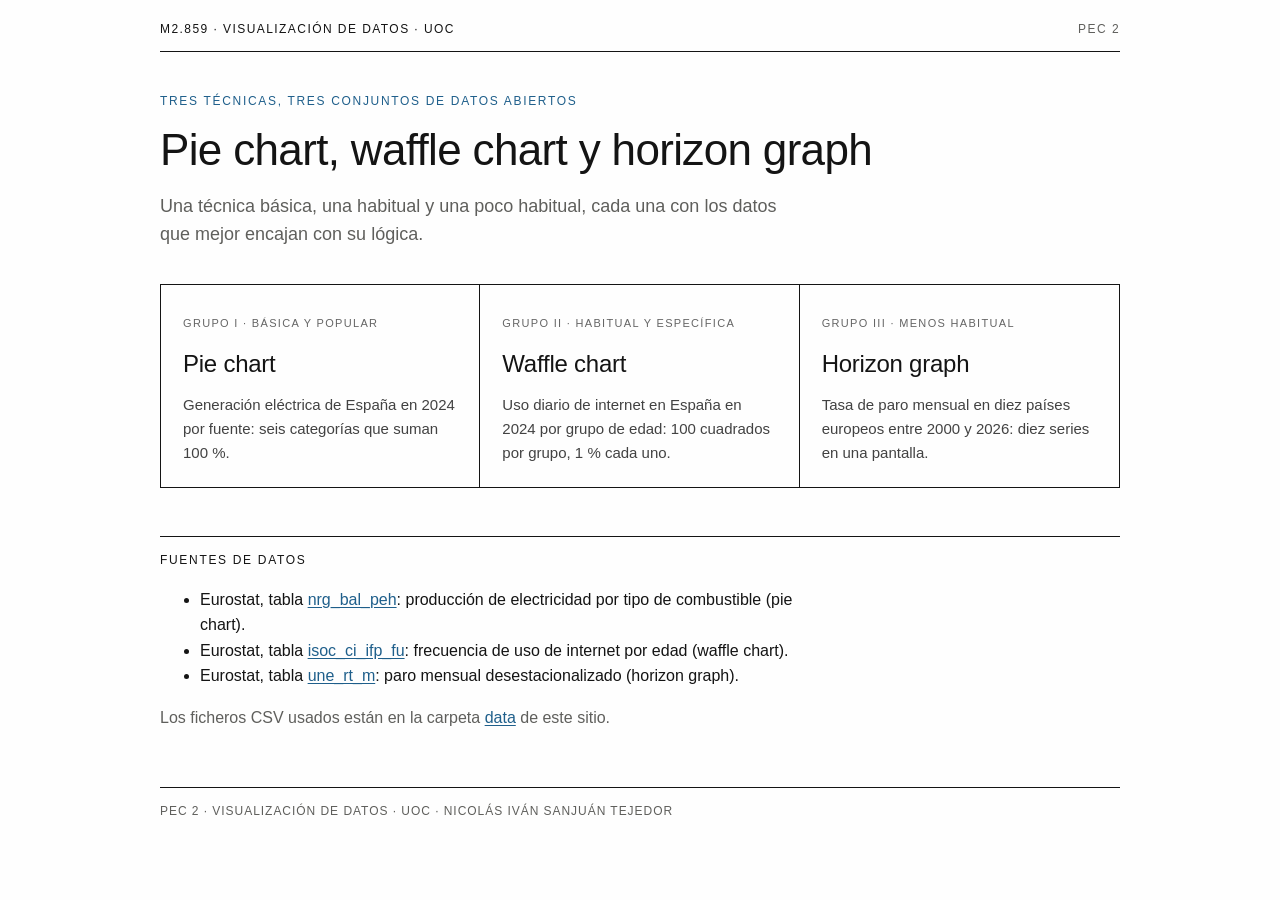
<file: index.html>
<!doctype html>
<html lang="es">
<head>
<meta charset="utf-8">
<meta name="viewport" content="width=device-width, initial-scale=1">
<title>PEC 2 · Pie chart, waffle chart y horizon graph</title>
<meta name="description" content="Tres técnicas de visualización de datos: pie chart, waffle chart y horizon graph, con datos abiertos de Eurostat.">
<link rel="stylesheet" href="assets/style.css">
</head>
<body>
<div class="wrap">
  <header class="site"><span>M2.859 · Visualización de datos · UOC</span><span>PEC 2</span></header>

  <p class="kicker">Tres técnicas, tres conjuntos de datos abiertos</p>
  <h1>Pie chart, waffle chart y horizon graph</h1>
  <p class="lede">Una técnica básica, una habitual y una poco habitual, cada una con los datos que mejor encajan con su lógica.</p>

  <div class="grid">
    <a class="card" href="pages/pie.html">
      <span class="tag">Grupo I · Básica y popular</span>
      <h3>Pie chart</h3>
      <p>Generación eléctrica de España en 2024 por fuente: seis categorías que suman 100 %.</p>
    </a>
    <a class="card" href="pages/waffle.html">
      <span class="tag">Grupo II · Habitual y específica</span>
      <h3>Waffle chart</h3>
      <p>Uso diario de internet en España en 2024 por grupo de edad: 100 cuadrados por grupo, 1 % cada uno.</p>
    </a>
    <a class="card" href="pages/horizon.html">
      <span class="tag">Grupo III · Menos habitual</span>
      <h3>Horizon graph</h3>
      <p>Tasa de paro mensual en diez países europeos entre 2000 y 2026: diez series en una pantalla.</p>
    </a>
  </div>

  <h2>Fuentes de datos</h2>
  <ul>
    <li>Eurostat, tabla <a href="https://ec.europa.eu/eurostat/databrowser/view/nrg_bal_peh/default/table">nrg_bal_peh</a>: producción de electricidad por tipo de combustible (pie chart).</li>
    <li>Eurostat, tabla <a href="https://ec.europa.eu/eurostat/databrowser/view/isoc_ci_ifp_fu/default/table">isoc_ci_ifp_fu</a>: frecuencia de uso de internet por edad (waffle chart).</li>
    <li>Eurostat, tabla <a href="https://ec.europa.eu/eurostat/databrowser/view/une_rt_m/default/table">une_rt_m</a>: paro mensual desestacionalizado (horizon graph).</li>
  </ul>
  <p class="muted">Los ficheros CSV usados están en la carpeta <a href="data/">data</a> de este sitio.</p>

  <footer>PEC 2 · Visualización de datos · UOC · Nicolás Iván Sanjuán Tejedor</footer>
</div>
</body>
</html>
</file>
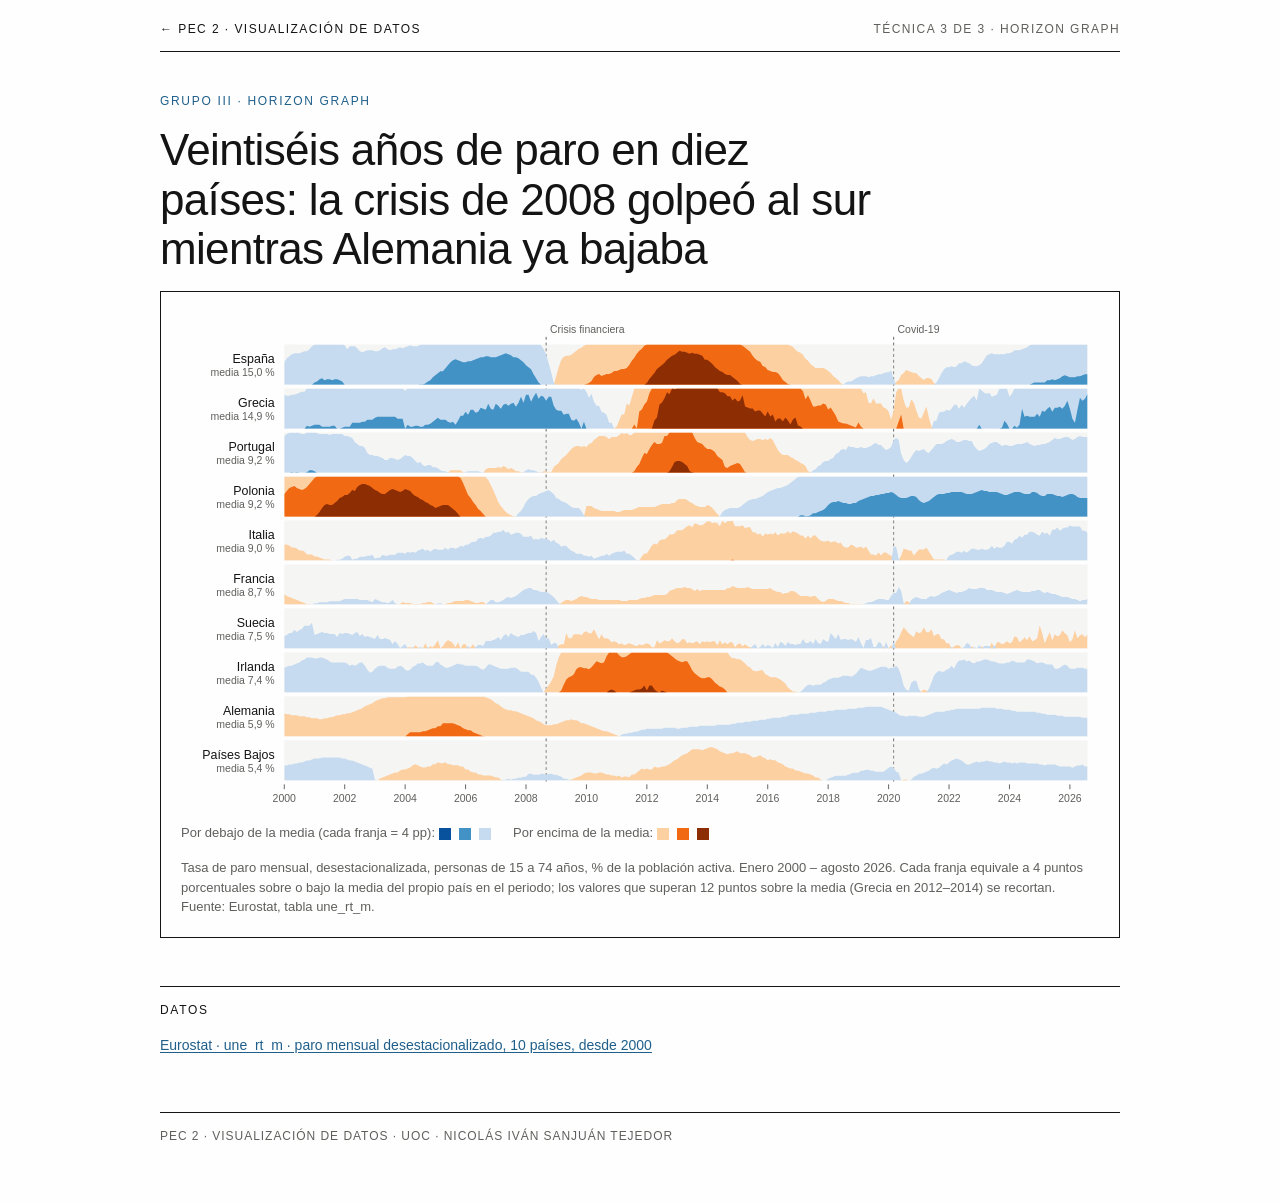
<file: pages/horizon.html>
<!doctype html>
<html lang="es">
<head>
<meta charset="utf-8">
<meta name="viewport" content="width=device-width, initial-scale=1">
<title>Horizon graph · Paro en diez países europeos</title>
<meta name="description" content="Horizon graph de la tasa de paro mensual en diez países europeos, 2000-2026 (Eurostat).">
<link rel="stylesheet" href="../assets/style.css">
<style>
  .hz-row-label { font-size: 13px; font-weight: 500; }
  .hz-row-sub { font-size: 11px; fill: var(--muted) !important; }
  .hz-axis text { font-size: 11px; fill: var(--muted) !important; }
  .hz-event text { font-size: 11px; fill: var(--muted) !important; }
  .scroll-x { overflow-x: auto; }
  .scroll-x svg { min-width: 720px; }
</style>
</head>
<body>
<div class="wrap">
  <header class="site"><a href="../index.html">← PEC 2 · Visualización de datos</a><span>Técnica 3 de 3 · Horizon graph</span></header>

  <p class="kicker">Grupo III · Horizon graph</p>
  <h1>Veintiséis años de paro en diez países: la crisis de 2008 golpeó al sur mientras Alemania ya bajaba</h1>

  <figure>
    <div class="scroll-x"><svg id="hz" viewBox="0 0 960 560" role="img" aria-labelledby="hz-t hz-d">
      <title id="hz-t">Tasa de paro mensual en diez países europeos, enero de 2000 a agosto de 2026</title>
      <desc id="hz-d">Horizon graph con una fila por país, ordenadas de mayor a menor paro medio: España, Grecia, Portugal, Polonia, Italia, Francia, Suecia, Irlanda, Alemania y Países Bajos. Naranja indica paro por encima de la media del país y azul por debajo.</desc>
    </svg></div>
    <div class="keys" id="keys"></div>
    <figcaption>Tasa de paro mensual, desestacionalizada, personas de 15 a 74 años, % de la población activa. Enero 2000 – agosto 2026. Cada franja equivale a 4 puntos porcentuales sobre o bajo la media del propio país en el periodo; los valores que superan 12 puntos sobre la media (Grecia en 2012–2014) se recortan. Fuente: Eurostat, tabla une_rt_m.</figcaption>
  </figure>



  <h2>Datos</h2>
  <p class="src"><a href="https://ec.europa.eu/eurostat/api/dissemination/statistics/1.0/data/une_rt_m?format=JSON&amp;lang=EN&amp;freq=M&amp;s_adj=SA&amp;age=TOTAL&amp;sex=T&amp;unit=PC_ACT&amp;geo=ES&amp;geo=DE&amp;geo=FR&amp;geo=IT&amp;geo=PT&amp;geo=EL&amp;geo=IE&amp;geo=NL&amp;geo=PL&amp;geo=SE&amp;sinceTimePeriod=2000-01&amp;untilTimePeriod=2026-08">Eurostat · une_rt_m · paro mensual desestacionalizado, 10 países, desde 2000</a></p>

  <footer>PEC 2 · Visualización de datos · UOC · Nicolás Iván Sanjuán Tejedor</footer>
</div>
<div class="tip" id="tip"></div>

<script type="text/plain" id="csv-data">
time,DE,IE,EL,ES,FR,IT,NL,PL,PT,SE
2000-01,8.2,4.9,11.5,12.8,9.8,10.6,3.9,15.5,5.6,6.2
2000-02,8.1,4.8,11.6,12.4,9.6,10.6,3.9,15.8,5.4,6.1
2000-03,8.1,4.7,11.6,12.2,9.5,10.5,3.8,16.1,5.3,5.9
2000-04,8,4.7,11.5,12,9.4,10.3,3.8,16.2,5.2,5.9
2000-05,8,4.6,11.5,11.9,9.3,10.3,3.7,16.3,5.3,5.6
2000-06,8,4.5,11.4,11.9,9.2,10.2,3.7,16.1,5.2,5.8
2000-07,7.9,4.4,11.3,11.9,9.1,10,3.6,16,5.3,5.6
2000-08,7.9,4.2,11.2,11.8,9,10,3.6,15.9,5.4,5.5
2000-09,7.9,4.1,11.2,11.7,8.9,9.9,3.5,16,5.4,5.2
2000-10,7.8,3.9,10.6,11.7,8.8,9.6,3.4,16.2,5.2,5.2
2000-11,7.8,3.9,10.7,11.5,8.8,9.6,3.4,16.5,5,5.2
2000-12,7.7,3.9,10.6,11.2,8.7,9.6,3.3,16.8,5,4.9
2001-01,7.7,4,10.5,10.8,8.6,9.4,3.2,17.1,5.1,6.1
2001-02,7.7,4,10.5,10.7,8.6,9.4,3.2,17.4,5.3,6
2001-03,7.6,3.9,10.5,10.5,8.5,9.3,3.2,17.7,5.4,5.9
2001-04,7.6,3.9,10.7,10.4,8.5,9.2,3.1,18.1,5.4,5.8
2001-05,7.7,4,10.7,10.6,8.5,9.1,3.1,18.4,5.4,5.9
2001-06,7.7,4.1,10.7,10.5,8.5,9.1,3.1,18.5,5.4,5.9
2001-07,7.8,4.3,10.7,10.5,8.4,9.1,3.1,18.4,5.5,6
2001-08,7.8,4.4,10.6,10.6,8.4,9,3.1,18.4,5.4,6
2001-09,7.9,4.4,10.6,10.5,8.4,9,3.1,18.6,5.4,6
2001-10,8,4.4,10.9,10.5,8.4,8.9,3.1,18.8,5.4,6.3
2001-11,8,4.4,10.9,10.6,8.4,8.9,3.1,19.1,5.4,5.9
2001-12,8.1,4.4,10.8,10.7,8.3,8.8,3.2,19.2,5.4,6
2002-01,8.1,4.4,10.7,11.1,8.2,8.6,3.2,19.4,5.6,5.9
2002-02,8.2,4.5,10.7,11.5,8.2,8.5,3.3,19.4,5.6,5.9
2002-03,8.2,4.7,10.7,11.2,8.2,8.5,3.4,19.6,5.7,6
2002-04,8.3,4.6,10.3,11.2,8.2,8.9,3.4,19.9,5.8,6.1
2002-05,8.4,4.7,10.3,11.2,8.2,8.8,3.5,19.8,6.2,5.9
2002-06,8.5,4.6,10.3,11.4,8.2,8.8,3.6,20.2,6.4,5.8
2002-07,8.6,4.4,10.3,11.7,8.3,8.6,3.7,20.4,6.6,6.2
2002-08,8.7,4.4,10.2,11.8,8.3,8.6,3.8,20.5,6.6,6
2002-09,8.9,4.7,10.2,11.7,8.3,8.6,3.9,20.5,6.8,6.3
2002-10,9,5.1,10,11.6,8.3,8.5,4,20.4,7.3,6.2
2002-11,9.1,5.4,10,11.6,8.4,8.5,4.1,20.3,7.5,6.3
2002-12,9.2,5.3,10,11.6,8.5,8.4,4.2,20.1,7.5,6.4
2003-01,9.4,5,9.8,11.7,8.2,8.8,5.3,19.9,7.6,6.5
2003-02,9.5,4.8,9.7,11.7,8.3,8.7,5.4,19.8,7.6,6.1
2003-03,9.6,4.7,9.7,11.6,8.4,8.7,5.6,19.6,7.7,6.5
2003-04,9.7,4.7,9.7,11.4,8.5,8.4,5.7,19.5,7.8,6.5
2003-05,9.7,4.7,9.7,11.3,8.5,8.5,5.8,19.5,8,6.4
2003-06,9.8,4.9,9.7,11.5,8.6,8.5,5.9,19.7,8,6.5
2003-07,9.8,5,9.7,11.6,8.5,8.4,6,19.9,7.8,6.6
2003-08,9.8,5,9.7,11.5,8.3,8.4,6.1,20,7.8,7
2003-09,9.8,5,9.7,11.5,8.6,8.4,6.2,19.9,7.9,6.7
2003-10,9.8,4.8,9.9,11.4,8.7,8.2,6.2,19.8,8,7
2003-11,9.8,4.7,9.9,11.3,8.8,8.2,6.4,19.7,7.9,7.4
2003-12,9.8,4.8,9.9,11.4,9,8.2,6.5,19.8,7.7,7.2
2004-01,9.8,5.1,11.1,11.3,8.9,8.3,6.5,20,7.5,7
2004-02,10.1,5.2,10.5,11.2,8.9,8.1,6.6,19.9,7.6,7.6
2004-03,10.3,5.1,10.7,11.1,8.9,8.2,6.7,19.8,7.6,7.6
2004-04,10.3,4.8,10.7,11.2,8.8,8.1,6.9,19.5,7.8,7.3
2004-05,10.3,4.7,10.6,11.2,8.8,8.2,7,19.3,8.1,7.8
2004-06,10.3,4.5,10.6,11.2,8.8,8,6.9,19.2,8.3,7.6
2004-07,10.3,4.5,10.7,11,8.8,7.9,6.8,19,8.2,7.3
2004-08,10.4,4.4,10.7,11,8.9,7.8,6.7,18.9,8.5,7.4
2004-09,10.4,4.6,10.5,10.9,8.9,8,6.7,18.7,8.6,8
2004-10,10.5,4.7,10.5,10.7,9,7.9,6.8,18.6,8.5,7.3
2004-11,10.6,4.7,10.4,10.6,9,8.1,6.8,18.4,8.5,7.7
2004-12,10.7,4.7,10.2,10.3,8.9,7.9,7,18.3,8.7,7.6
2005-01,10.7,4.4,10,10.1,8.7,7.8,7,18.1,8.7,7.9
2005-02,10.9,4.3,9.8,9.9,8.6,7.9,7.2,18.2,8.8,8.3
2005-03,10.9,4.6,10,9.7,8.6,7.9,7.1,18.3,9,7.5
2005-04,11.2,4.7,10,9.7,8.7,7.9,7.1,18.4,9.1,7.7
2005-05,11.2,4.9,10,9.4,8.8,7.7,7.2,18.4,9.1,8.1
2005-06,11.2,4.9,10.2,9.1,8.9,7.9,7,18.4,9.2,8.3
2005-07,11.2,4.8,10.3,8.8,8.9,7.7,7,18.2,9.5,8.2
2005-08,11.2,4.7,10.2,8.6,9,7.7,6.9,18,9.5,8
2005-09,11.1,4.6,10.5,8.5,9.1,7.8,6.9,17.8,9.5,7.6
2005-10,11,4.5,10.1,8.6,9.1,7.7,6.9,17.5,9.5,8.1
2005-11,10.9,4.6,9.6,8.7,9.1,7.5,6.8,17.1,9.5,7.4
2005-12,10.7,4.6,9.6,8.8,9.1,7.6,6.8,16.6,9.3,7.9
2006-01,10.6,4.7,9.2,8.8,9.2,7.4,6.5,16,9.2,7.9
2006-02,10.5,4.7,9.5,8.7,9.2,7.4,6.5,15.4,9.1,7.2
2006-03,10.5,4.7,9,8.7,9.1,7.2,6.3,15.1,9.1,7.6
2006-04,10.3,4.7,9,8.6,9,7.1,6.2,14.7,9.1,7.9
2006-05,10.2,4.7,9.3,8.5,8.9,7.1,6.2,14.4,9.1,7.3
2006-06,10.1,4.8,9.2,8.4,8.9,6.8,6,14,9.1,7.1
2006-07,10,5,8.8,8.3,9,6.7,6,13.8,9.2,7.1
2006-08,9.9,5.1,8.9,8.3,9,6.8,5.9,13.5,9.2,7.2
2006-09,9.8,4.9,9,8.2,8.8,6.6,5.9,13.2,9.6,6.7
2006-10,9.7,4.6,8.4,8.2,8.5,6.6,5.9,12.9,9.7,6.7
2006-11,9.6,4.6,8.9,8.3,8.3,6.5,5.9,12.4,9.7,6.7
2006-12,9.4,4.7,9,8.3,8.3,6.2,5.8,11.9,9.7,6.6
2007-01,9.2,4.8,8.4,8.3,8.5,6.2,5.7,11.3,9.7,6.5
2007-02,9.1,4.9,8.6,8.2,8.5,6.1,5.7,10.7,9.8,6.3
2007-03,8.9,5,8.9,8.1,8.4,6.1,5.5,10.3,9.7,6.6
2007-04,8.7,5,8.5,8,8.3,5.9,5.3,10,9.9,6.2
2007-05,8.6,5,8.4,7.9,8.1,6.2,5.3,9.7,9.8,6
2007-06,8.5,5,8.6,8,8,6.1,5.2,9.5,9.6,6.3
2007-07,8.5,4.9,8.4,8.1,8.1,6.4,5.3,9.4,9.7,5.9
2007-08,8.4,4.9,8.3,8.3,8,6.3,5.2,9.3,9.6,6.1
2007-09,8.4,4.9,8.7,8.3,7.9,6.2,5.2,9.2,9.4,6.2
2007-10,8.3,5.1,8.3,8.4,7.7,6.2,5.1,8.9,9.4,6.3
2007-11,8.2,5.3,7.7,8.6,7.5,6.3,5.1,8.7,9.3,6.1
2007-12,8.1,5.3,8.3,8.8,7.3,6.6,5,8.3,9.2,6.1
2008-01,8,5.3,7.5,9.1,7.2,6.6,5,7.8,9,6
2008-02,7.9,5.3,7.5,9.3,7.1,6.6,4.7,7.5,8.9,5.9
2008-03,7.8,5.6,8.2,9.5,7.1,6.5,4.7,7.3,9,5.9
2008-04,7.7,5.6,7.7,10,7.3,6.9,4.8,7.2,9,5.7
2008-05,7.5,5.9,7.3,10.4,7.3,6.8,4.8,7.2,9.1,5.9
2008-06,7.4,6.3,7.9,10.8,7.4,6.9,4.8,7,9.3,6.7
2008-07,7.3,6.9,7.6,11.1,7.5,6.7,4.7,6.9,9.2,6.3
2008-08,7.1,7.4,7.7,11.5,7.5,6.8,4.7,6.8,9.4,6
2008-09,7,7.8,8.1,12,7.5,6.8,4.8,6.7,9.4,6.5
2008-10,7,8.1,7.7,12.9,7.6,6.9,4.7,6.6,9.3,6.4
2008-11,7,8.5,7.7,13.8,7.8,7.1,4.7,6.8,9.3,7.1
2008-12,7.1,9,8.6,14.8,8,6.9,4.8,7,9.8,6.9
2009-01,7.1,10.1,9,15.9,8.3,7.2,4.8,7.4,10,6.9
2009-02,7.2,10.9,9.1,16.8,8.6,7.3,4.9,7.5,10.2,7.8
2009-03,7.3,11.6,9.1,17.5,8.9,7.6,5,7.7,10.6,7.9
2009-04,7.4,12.2,9.5,17.8,9.1,7.5,5.2,7.8,10.8,7.9
2009-05,7.5,12.7,9.4,17.9,9.2,7.5,5.2,7.9,11,9
2009-06,7.5,12.9,9.4,17.9,9.2,7.8,5.3,8.1,11.3,8.5
2009-07,7.6,13,10,18,9.1,8,5.5,8.3,11.6,8.5
2009-08,7.5,13.2,10.1,18.2,9.2,8.1,5.6,8.4,11.8,8.9
2009-09,7.5,13.7,9.9,18.4,9.3,8.3,5.7,8.4,11.9,8.9
2009-10,7.4,13.9,10.3,18.6,9.5,8.3,5.8,8.4,11.9,8.9
2009-11,7.2,13.9,11,18.7,9.6,8.3,5.9,8.7,11.8,8.8
2009-12,7.2,13.8,10.2,18.9,9.5,8.5,6.1,9.1,11.9,9.1
2010-01,7.1,13.8,11.2,19.1,9.5,8.5,6.2,10.3,11.8,9.2
2010-02,7,13.7,11.8,19.2,9.4,8.6,6.2,10.3,12.1,9
2010-03,6.9,13.9,11.4,19.4,9.3,8.5,6.2,10.3,12.2,9
2010-04,6.8,14.2,12.2,19.8,9.3,8.8,6.1,10.1,12.5,9.4
2010-05,6.7,14.5,12.6,20,9.3,8.7,6.1,10,12.7,8.9
2010-06,6.6,14.4,12.6,20.1,9.2,8.6,6.2,9.9,12.9,8.4
2010-07,6.5,14.3,13.2,19.9,9.2,8.5,6.2,9.8,12.9,8.9
2010-08,6.4,14.4,13.3,20,9.2,8.5,6.1,9.8,12.9,8.5
2010-09,6.4,15,13.5,20.1,9.2,8.3,6,9.8,12.8,8.5
2010-10,6.3,15.6,14.3,20.1,9.2,8.5,6,9.8,12.6,8.4
2010-11,6.2,15.7,14.3,20.2,9.2,8.3,5.9,9.8,12.8,8.1
2010-12,6.1,15.6,14.9,20.4,9.2,8.2,5.9,9.8,12.8,8.2
2011-01,6,15.4,15.1,20.4,9.2,8.1,5.8,9.7,12.8,8.1
2011-02,5.9,15.1,15.7,20.5,9.2,8.1,5.9,9.7,13,7.9
2011-03,5.7,14.9,16.3,20.6,9.1,8.1,5.7,9.8,13.2,8
2011-04,5.6,14.9,16.3,20.6,9.1,8,5.8,9.9,13.1,7.8
2011-05,5.6,15,17.4,20.7,9.1,8.3,5.8,9.9,13.2,7.9
2011-06,5.5,15.2,17.2,21,9.2,8.3,5.7,9.9,13,8
2011-07,5.5,15.5,18,21.4,9.2,8.5,6,9.9,13,7.9
2011-08,5.4,15.6,19.3,21.7,9.2,8.7,6,10,13.4,7.8
2011-09,5.4,15.7,18.9,22.1,9.2,9,6.2,10.1,13.8,7.7
2011-10,5.3,15.7,20.6,22.4,9.3,8.9,6.4,10.2,14.1,7.9
2011-11,5.2,15.8,20.8,22.6,9.4,9.4,6.6,10.2,14.7,7.8
2011-12,5.2,16.1,21.3,22.9,9.4,9.7,6.5,10.2,15.2,7.9
2012-01,5.1,15.6,21.6,23.2,9.5,9.7,6.6,10.2,15.1,8
2012-02,5.1,16.1,22.4,23.6,9.5,10.1,6.5,10.2,15.6,7.9
2012-03,5.1,16.1,22.9,23.9,9.6,10.5,6.5,10.2,16,7.6
2012-04,5.1,15.7,23.7,24.2,9.7,10.7,6.8,10.2,16.3,7.6
2012-05,5.1,15.5,24,24.6,9.7,10.6,6.7,10.3,16.1,8.3
2012-06,5.1,15.4,25.3,24.8,9.7,11,6.7,10.4,16.1,8
2012-07,5.1,15.6,25.5,25,9.7,11.1,6.8,10.5,16.2,8.1
2012-08,5,15.5,25.9,25.2,9.7,11.1,6.8,10.5,16.9,8.3
2012-09,5,15.4,26.5,25.5,9.8,11.3,6.9,10.5,16.9,8.2
2012-10,5,15.2,26.3,25.7,10.1,11.6,7,10.5,17.4,8.2
2012-11,5,15,27.1,25.9,10.2,11.6,7.2,10.6,17.8,8.5
2012-12,5,14.8,26.8,26,10.3,11.7,7.4,10.6,18.3,8.2
2013-01,5.1,14.6,27.3,26.2,10.4,12,7.5,10.9,18.4,8
2013-02,5.1,14.5,27.3,26.4,10.4,12,7.7,11,18.4,8.1
2013-03,5,14.4,27.6,26.3,10.4,12,7.9,11,18.3,8.4
2013-04,5,14.5,28,26.3,10.5,12.2,8,11,18.1,8.4
2013-05,5,14.5,27.9,26.2,10.4,12.4,8.1,10.9,17.9,8
2013-06,4.9,14.1,28,26.1,10.4,12.5,8.3,10.7,17.4,8.1
2013-07,4.9,13.6,28.3,26.2,10.3,12.3,8.5,10.6,17.3,8
2013-08,4.9,13.3,27.7,26.1,10.1,12.7,8.5,10.4,16.7,8.1
2013-09,4.9,13.1,28.2,26.1,10.3,12.6,8.5,10.3,16.3,8.2
2013-10,4.8,12.9,27.9,26,10.1,12.5,8.5,10.2,16.2,7.9
2013-11,4.8,12.8,27.8,25.9,10.2,12.5,8.4,10.2,16.1,8.2
2013-12,4.8,12.8,27.7,25.5,10.2,12.7,8.5,10.2,15.8,8.1
2014-01,4.8,12.9,27.3,25.5,10.2,12.9,8.6,10.4,15.6,8.2
2014-02,4.8,12.9,27.5,25.3,10.2,12.9,8.7,10.3,15.6,8.1
2014-03,4.8,12.7,27,25.1,10.2,12.7,8.7,10.1,15.5,8.2
2014-04,4.8,12.4,27.3,24.8,10.2,12.8,8.6,9.8,15.3,8.2
2014-05,4.7,12.2,27.2,24.6,10.2,12.7,8.5,9.5,14.9,7.8
2014-06,4.7,12,26.5,24.4,10.2,12.4,8.3,9.2,14.7,8.3
2014-07,4.7,11.9,26.5,24.3,10.2,13,8.2,8.8,14.5,7.9
2014-08,4.7,11.7,26.4,24.1,10.2,12.7,8.1,8.6,13.8,8.1
2014-09,4.7,11.4,26.1,24,10.4,12.9,8,8.5,13.7,7.9
2014-10,4.7,11,26.1,24,10.4,12.9,8.1,8.4,13.9,8.1
2014-11,4.6,10.8,25.7,23.8,10.6,13.1,8.1,8.4,14,8.1
2014-12,4.6,10.8,25.9,23.6,10.5,12.4,8.2,8.4,14.1,7.6
2015-01,4.5,10.7,25.6,23.4,10.4,12.4,8.3,8.4,14.2,7.9
2015-02,4.5,10.7,25.7,23.1,10.4,12.4,8.1,8.3,14.1,8
2015-03,4.5,10.5,26.2,22.9,10.4,12.5,8.1,8.1,13.7,7.7
2015-04,4.4,10.3,25.1,22.7,10.4,12.2,8.1,7.9,13.3,7.9
2015-05,4.4,10,25,22.5,10.5,12.3,8,7.7,12.8,7.7
2015-06,4.4,9.9,24.9,22.3,10.4,12.3,7.9,7.6,12.5,7.6
2015-07,4.3,9.6,24.9,21.9,10.3,11.8,7.7,7.5,12.4,7.2
2015-08,4.3,9.5,24.6,21.6,10.3,11.8,7.7,7.5,12.5,7
2015-09,4.3,9.5,24.7,21.4,10.3,11.6,7.8,7.4,12.6,7.5
2015-10,4.2,9.6,24.7,21.3,10.3,11.7,7.9,7.3,12.6,7.3
2015-11,4.2,9.6,24.4,20.9,10.3,11.4,7.7,7.2,12.5,7
2015-12,4.2,9.2,24.1,20.8,10.3,11.7,7.6,7,12.6,7.3
2016-01,4.1,9.1,24.6,20.5,10.3,11.6,7.4,6.8,12.5,7.1
2016-02,4.1,8.9,24.1,20.4,10.4,11.7,7.5,6.7,12.7,7.2
2016-03,4,8.9,24.3,20.3,10.2,11.6,7.4,6.6,12.5,7.4
2016-04,4,8.9,23.6,20.3,10.1,11.8,7.4,6.5,12,6.9
2016-05,4,8.8,23.9,20.2,10,11.5,7.2,6.4,11.5,7.3
2016-06,4,8.7,23.9,19.9,10,11.7,7.1,6.4,11.2,6.8
2016-07,3.9,8.5,23.6,19.5,9.8,11.7,7,6.3,11,6.9
2016-08,3.9,8.3,24,19.3,9.9,11.7,6.8,6.2,11,7.2
2016-09,3.8,7.9,23.7,19.1,9.9,11.9,6.7,6.1,11,6.8
2016-10,3.7,7.7,23.3,18.9,10.1,11.7,6.6,5.9,10.8,7
2016-11,3.7,7.5,23.8,18.8,10.1,11.9,6.6,5.7,10.7,7
2016-12,3.7,7.5,24,18.5,10,11.8,6.4,5.5,10.5,7.1
2017-01,3.7,7.4,23.2,18.3,9.8,11.7,6.4,5.3,10.4,7
2017-02,3.6,7.3,23.1,18.2,9.6,11.5,6.3,5.1,10.2,7
2017-03,3.6,7.1,22.6,18,9.6,11.5,6.2,5.1,10.1,6.5
2017-04,3.6,6.8,21.8,17.6,9.6,11.2,6.1,5.2,9.9,6.9
2017-05,3.6,6.6,22.2,17.4,9.6,11.5,6.1,5.2,9.4,6.9
2017-06,3.5,6.6,21.7,17.1,9.5,11.2,6,5.1,9.3,6.7
2017-07,3.5,6.7,21.1,16.9,9.6,11.5,5.9,4.9,9,7
2017-08,3.5,6.6,21.1,16.7,9.6,11.5,5.7,4.9,8.9,6.5
2017-09,3.4,6.6,21.2,16.7,9.3,11.2,5.7,4.8,8.6,6.9
2017-10,3.4,6.6,21.2,16.7,9.1,11,5.5,4.7,8.5,7
2017-11,3.4,6.4,21.4,16.7,9,10.9,5.4,4.6,8.2,6.5
2017-12,3.4,6.3,21.3,16.6,9.1,10.9,5.4,4.4,8.1,6.7
2018-01,3.3,6.1,20.8,16.4,9.3,11,5.2,4.1,8.1,6.8
2018-02,3.3,6,21,16.2,9.3,10.8,5.1,3.9,7.9,5.9
2018-03,3.3,5.9,20.6,15.9,9.3,10.9,5,3.8,7.8,6.2
2018-04,3.2,5.9,20.2,15.7,9.2,10.9,4.9,3.8,7.4,6.5
2018-05,3.2,5.9,19.6,15.5,9.1,10.7,4.9,3.7,7.3,6
2018-06,3.2,5.8,19.5,15.2,9.1,10.8,4.9,3.8,7,6.6
2018-07,3.2,5.7,19.4,15,9,10.4,4.9,3.9,6.9,6.5
2018-08,3.2,5.7,19.4,14.8,8.9,10.3,4.9,3.9,7,6.5
2018-09,3.1,5.7,19.3,14.7,8.9,10.3,4.8,4,6.6,6.6
2018-10,3.1,5.8,19.2,14.7,8.8,10.6,4.7,4,6.7,6.5
2018-11,3.1,5.7,19.1,14.6,8.8,10.5,4.6,3.9,6.7,6.6
2018-12,3.1,5.5,19,14.4,8.8,10.3,4.6,3.9,6.8,6.8
2019-01,3,5.2,19.5,14.3,8.8,10.3,4.6,3.7,6.8,6.3
2019-02,3,4.9,19.1,14.2,8.8,10.4,4.4,3.6,6.7,6.9
2019-03,3,5,18.4,14.2,8.7,10.2,4.4,3.5,6.8,7.4
2019-04,2.9,5.1,18.5,14.2,8.6,10.4,4.3,3.4,6.8,6.6
2019-05,2.9,5.2,17.5,14.3,8.5,10,4.3,3.3,6.7,6.6
2019-06,2.9,5.2,17.4,14.2,8.5,9.6,4.4,3.2,6.6,6.4
2019-07,2.9,5.1,17.9,14.2,8.4,9.6,4.4,3.2,6.4,7.3
2019-08,2.9,5,17.4,14.1,8.3,9.5,4.5,3.1,6.3,7.3
2019-09,2.9,4.9,17.4,14,8.2,9.8,4.5,3.1,6.5,6.8
2019-10,2.9,4.8,17.4,14,8.2,9.5,4.5,3,6.5,6.9
2019-11,3,4.8,17,13.9,8.2,9.8,4.5,3,6.8,7.7
2019-12,3.1,4.8,16.9,13.8,8.3,9.8,4.3,2.9,7,6.8
2020-01,3.2,5,16.6,13.8,8.3,9.6,4.1,2.9,6.9,7.4
2020-02,3.3,4.9,15.8,13.6,7.9,9.5,4,2.8,6.7,7.8
2020-03,3.4,4.9,16.7,14.5,7.6,7.6,4.1,2.9,6,6.8
2020-04,3.5,4.7,18.5,15.3,7.6,7.6,4.5,3.1,5.8,8.2
2020-05,3.7,5,19.6,15.5,7,8.8,4.6,3.3,6,8.5
2020-06,3.8,5.7,20.3,16,7.4,9.5,5.4,3.4,7.4,9.1
2020-07,3.8,6.7,17.7,16.2,8.6,10.2,5.5,3.4,8,9.6
2020-08,3.9,7.1,17,16.5,9.1,10.1,5.5,3.4,8.3,9.3
2020-09,3.8,7.2,17,16.4,9,10,5.4,3.3,8.1,9
2020-10,3.8,6.4,17.8,16.3,8.3,10,5.3,3.2,7.7,8.8
2020-11,3.8,6.2,17.5,16.2,8.1,9.5,5,3.2,7.3,8.6
2020-12,3.8,6.2,16.7,16.2,8,9.8,4.9,3.3,7,9.2
2021-01,3.9,7,16,15.9,8.1,10.1,4.7,3.6,7.1,9
2021-02,3.9,7.5,15.9,15.7,8.2,10.1,4.7,3.8,7,9.1
2021-03,3.9,7.7,16.5,15.5,8.2,10.1,4.6,3.9,6.9,9.6
2021-04,3.8,7.6,17.1,15.7,8.2,10.3,4.5,3.8,7.2,9.1
2021-05,3.7,7,16,15.7,8,9.9,4.4,3.7,7.3,9.1
2021-06,3.6,6.4,15.1,15.6,7.9,9.5,4.2,3.5,7,9.4
2021-07,3.5,5.7,14.1,15.2,8,9.1,4.1,3.3,6.7,8.7
2021-08,3.4,5.4,14.1,14.8,7.9,9.1,4.2,3.1,6.4,8.9
2021-09,3.4,5.2,13.3,14.4,7.8,9.1,4.1,3,6.4,8.9
2021-10,3.4,5.3,13.2,13.9,7.6,9.1,3.9,3,6.4,8.4
2021-11,3.4,5.3,13.2,13.5,7.5,9.1,3.7,3,6.3,8.4
2021-12,3.3,5.1,13,13.3,7.4,8.9,3.8,2.9,6.1,8
2022-01,3.3,5,13.1,13.3,7.3,8.5,3.6,2.9,6,8
2022-02,3.2,4.7,12.9,13.2,7.4,8.4,3.4,2.8,5.9,7.3
2022-03,3.2,5,12.5,13.3,7.5,8.3,3.3,2.8,6,7.7
2022-04,3.1,4.5,12.5,13.2,7.6,8.1,3.2,2.8,6.2,7.8
2022-05,3.1,4.2,12.9,12.9,7.5,8.1,3.3,2.8,6.2,7.8
2022-06,3.1,4.2,12.5,12.9,7.5,8.2,3.4,2.8,6.1,7.5
2022-07,3.1,4.1,12.8,12.7,7.4,8,3.6,2.9,6,7.3
2022-08,3.1,4.3,12.4,12.8,7.3,8.2,3.8,3,6,6.9
2022-09,3.1,4.2,12.1,12.9,7.1,8,3.8,3,6.1,7
2022-10,3.1,4.4,11.8,13.1,7.2,7.8,3.7,3,6.1,7.7
2022-11,3.1,4.5,11.6,13.2,7.2,7.8,3.6,2.9,6.6,7.3
2022-12,3.1,4.3,12.1,13.2,7.2,7.9,3.5,2.8,6.9,7.5
2023-01,3.1,4.3,10.5,13.1,7.1,7.9,3.6,2.7,7.1,7.1
2023-02,3,4.2,11.1,12.9,7.1,7.8,3.5,2.6,7,7.7
2023-03,3,4.1,11.3,12.5,7.1,7.9,3.5,2.7,6.9,7.2
2023-04,3,4.1,11.4,12.1,7.3,7.9,3.4,2.7,6.7,7.2
2023-05,3,4.2,11.3,12,7.3,7.8,3.5,2.8,6.4,7.2
2023-06,3,4.3,11.7,11.9,7.3,7.5,3.5,2.8,6.3,8.1
2023-07,3,4.3,11.6,12,7.4,7.8,3.6,2.8,6.2,7.1
2023-08,3.1,4.4,11.5,12,7.5,7.6,3.6,2.8,6.2,8.1
2023-09,3.1,4.5,10.9,12,7.5,7.7,3.7,2.9,6.4,8.1
2023-10,3.1,4.5,10.8,12,7.5,7.7,3.6,3,6.6,7.9
2023-11,3.2,4.5,10.1,12,7.6,7.5,3.5,3.1,6.5,8
2023-12,3.2,4.4,10.4,11.9,7.7,7.1,3.6,3.1,6.5,8.2
2024-01,3.2,4.4,11.7,11.9,7.6,7.1,3.6,3,6.6,8
2024-02,3.3,4.2,11.4,11.8,7.5,7.3,3.7,2.9,6.6,8.1
2024-03,3.3,4.3,10.6,11.6,7.4,6.9,3.6,2.8,6.5,8.7
2024-04,3.4,4.4,10.8,11.6,7.3,6.8,3.7,2.8,6.4,8.6
2024-05,3.4,4.4,10.5,11.6,7.4,6.5,3.6,2.8,6.4,8.1
2024-06,3.4,4.4,8.9,11.5,7.5,6.7,3.6,2.9,6.4,8.3
2024-07,3.4,4.4,9.7,11.4,7.5,6.4,3.6,3,6.3,8.6
2024-08,3.4,4.1,9.6,11.3,7.5,6.4,3.7,3,6.2,8.3
2024-09,3.4,4.1,9.7,11.1,7.5,6.1,3.7,3,6.4,8.7
2024-10,3.4,4.2,9.7,10.9,7.4,6.1,3.7,2.8,6.5,8.2
2024-11,3.4,4.3,9.7,10.8,7.4,6.2,3.7,2.8,6.6,8.3
2024-12,3.5,4.5,9.4,10.8,7.3,6.4,3.7,2.9,6.5,8.5
2025-01,3.5,4.4,9.7,10.8,7.3,6.5,3.8,3.1,6.5,9.8
2025-02,3.6,4.4,9.1,10.8,7.5,6.1,3.8,3.2,6.4,9
2025-03,3.6,4.5,9.2,10.8,7.6,6.3,3.9,3.2,6.4,8
2025-04,3.7,4.6,8.9,10.6,7.5,6.2,3.8,3,6.3,8.6
2025-05,3.7,4.6,8.7,10.6,7.6,6.5,3.8,3,6.2,9.1
2025-06,3.7,4.6,9.2,10.5,7.7,5.9,3.8,3,6,8.3
2025-07,3.7,5,8.8,10.6,7.7,5.9,3.8,3.1,5.8,8.9
2025-08,3.8,5,8.8,10.5,7.8,5.7,3.9,3.2,5.9,8.7
2025-09,3.8,4.9,8.7,10.4,7.9,6,4,3.2,5.9,8.8
2025-10,3.8,4.7,8.9,10.2,8,5.8,4,3.3,5.8,9.3
2025-11,3.9,4.6,8.6,10.1,8,5.7,4,3.2,5.7,9
2025-12,3.9,4.7,8.1,10.2,8,5.7,4,3.1,5.7,8.8
2026-01,3.9,5,8.9,10.3,8.1,5.5,4,3,5.8,8.1
2026-02,3.9,5,9.9,10.3,8.2,5.6,4.1,3,6,8.4
2026-03,3.9,5,10.3,10.3,8.2,5.6,4,3.1,5.9,9.3
2026-04,3.9,4.9,9,10.2,8.3,5.6,3.9,3.3,5.7,8.5
2026-05,3.9,4.9,7.8,10.2,8.4,5.6,3.9,3.4,5.6,8.8
2026-06,4,4.9,8.1,10.1,8.3,6,3.8,3.4,5.7,8.9
2026-07,4,5,7.9,10,8.3,6,4,3.4,5.7,8.6
2026-08,4,5,7.4,10,8.2,6.2,4,3.4,5.7,8.9
</script>
<script>
(function () {
  var NAMES = { DE: "Alemania", IE: "Irlanda", EL: "Grecia", ES: "España", FR: "Francia", IT: "Italia", NL: "Países Bajos", PL: "Polonia", PT: "Portugal", SE: "Suecia" };
  var POS = ["#fdd0a2", "#f16913", "#8c2d04"];
  var NEG = ["#c6dbef", "#4292c6", "#08519c"];
  var BAND = 4;           // puntos porcentuales por franja
  var NB = 3;
  var NS = "http://www.w3.org/2000/svg";
  var svg = document.getElementById("hz");
  var tip = document.getElementById("tip");

  var W = 960, left = 108, right = 12, top = 34, rowH = 42, gap = 4, axisH = 28;

  function el(name, attrs, parent) {
    var e = document.createElementNS(NS, name);
    for (var k in attrs) e.setAttribute(k, attrs[k]);
    if (parent) parent.appendChild(e);
    return e;
  }
  function f1(n) { return n.toFixed(1).replace(".", ","); }

  Promise.resolve(document.getElementById("csv-data").textContent).then(function (txt) {
    var lines = txt.trim().split("\n");
    var codes = lines[0].split(",").slice(1);
    var months = [], data = {};
    codes.forEach(function (c) { data[c] = []; });
    lines.slice(1).forEach(function (l) {
      var p = l.split(","); months.push(p[0]);
      codes.forEach(function (c, i) { data[c].push(parseFloat(p[i + 1])); });
    });
    var n = months.length;
    var mean = {};
    codes.forEach(function (c) { mean[c] = data[c].reduce(function (s, v) { return s + v; }, 0) / n; });
    var order = codes.slice().sort(function (a, b) { return mean[b] - mean[a]; });

    var H = top + order.length * (rowH + gap) + axisH;
    svg.setAttribute("viewBox", "0 0 " + W + " " + H);
    var plotW = W - left - right;
    function X(i) { return left + (i / (n - 1)) * plotW; }

    // eventos
    var events = [{ m: "2008-09", t: "Crisis financiera" }, { m: "2020-03", t: "Covid-19" }];
    var gEv = el("g", { "class": "hz-event" }, svg);
    events.forEach(function (ev) {
      var i = months.indexOf(ev.m);
      el("line", { x1: X(i), x2: X(i), y1: top - 8, y2: H - axisH, stroke: "var(--muted)", "stroke-dasharray": "3 3", "stroke-width": 1 }, gEv);
      var t = el("text", { x: X(i) + 4, y: top - 12 }, gEv); t.textContent = ev.t;
    });

    // filas
    order.forEach(function (c, r) {
      var y = top + r * (rowH + gap), yb = y + rowH;
      var g = el("g", {}, svg);
      var clip = el("clipPath", { id: "clip-" + c }, svg);
      el("rect", { x: left, y: y, width: plotW, height: rowH }, clip);
      el("rect", { x: left, y: y, width: plotW, height: rowH, fill: "var(--line)", opacity: 0.25 }, g);
      var gl = el("g", { "clip-path": "url(#clip-" + c + ")" }, g);
      [1, -1].forEach(function (sign) {
        for (var k = 0; k < NB; k++) {
          var d = "M" + X(0) + "," + yb;
          for (var i = 0; i < n; i++) {
            var dev = sign * (data[c][i] - mean[c]);
            var frac = Math.max(0, Math.min(BAND, dev - k * BAND)) / BAND;
            d += " L" + X(i).toFixed(2) + "," + (yb - frac * rowH).toFixed(2);
          }
          d += " L" + X(n - 1) + "," + yb + " Z";
          el("path", { d: d, fill: sign > 0 ? POS[k] : NEG[k] }, gl);
        }
      });
      var lab = el("text", { x: left - 10, y: y + rowH / 2 - 2, "text-anchor": "end", "class": "hz-row-label" }, g);
      lab.textContent = NAMES[c];
      var sub = el("text", { x: left - 10, y: y + rowH / 2 + 12, "text-anchor": "end", "class": "hz-row-sub" }, g);
      sub.textContent = "media " + f1(mean[c]) + " %";
    });

    // eje x
    var gAx = el("g", { "class": "hz-axis" }, svg);
    for (var yr = 2000; yr <= 2026; yr += 2) {
      var i = months.indexOf(yr + "-01"); if (i < 0) continue;
      var x = X(i);
      el("line", { x1: x, x2: x, y1: H - axisH, y2: H - axisH + 5, stroke: "var(--muted)" }, gAx);
      var t = el("text", { x: x, y: H - axisH + 18, "text-anchor": "middle" }, gAx); t.textContent = yr;
    }

    // interacción
    var cursor = el("line", { y1: top - 6, y2: H - axisH, stroke: "var(--ink)", "stroke-width": 1, opacity: 0, "pointer-events": "none" }, svg);
    var overlay = el("rect", { x: left, y: top - 6, width: plotW, height: H - axisH - top + 6, fill: "transparent" }, svg);
    function show(ev) {
      var box = svg.getBoundingClientRect();
      var px = (ev.clientX - box.left) * (W / box.width);
      var i = Math.max(0, Math.min(n - 1, Math.round(((px - left) / plotW) * (n - 1))));
      cursor.setAttribute("x1", X(i)); cursor.setAttribute("x2", X(i)); cursor.setAttribute("opacity", 0.6);
      var html = "<b>" + months[i] + "</b><table>";
      order.forEach(function (c) {
        var v = data[c][i], dev = v - mean[c];
        html += "<tr><td>" + NAMES[c] + "</td><td class='n'>" + f1(v) + " %</td><td class='d'>" + (dev >= 0 ? "+" : "−") + f1(Math.abs(dev)) + " pp</td></tr>";
      });
      tip.innerHTML = html + "</table>";
      tip.style.display = "block";
      var tw = tip.offsetWidth, th = tip.offsetHeight;
      var x = ev.clientX + 16; if (x + tw > window.innerWidth - 8) x = ev.clientX - tw - 16;
      var y = Math.min(ev.clientY + 12, window.innerHeight - th - 8);
      tip.style.left = Math.max(8, x) + "px"; tip.style.top = Math.max(8, y) + "px";
    }
    overlay.addEventListener("pointermove", show);
    overlay.addEventListener("pointerdown", show);
    overlay.addEventListener("pointerleave", function () { tip.style.display = "none"; cursor.setAttribute("opacity", 0); });

    // leyenda
    var keys = document.getElementById("keys");
    function key(label, cols) {
      var s = "<span>" + label + "</span>";
      cols.forEach(function (c) { s += '<span class="sw" style="background:' + c + '"></span>'; });
      var d = document.createElement("span"); d.style.display = "inline-flex"; d.style.alignItems = "center"; d.style.gap = "4px"; d.innerHTML = s; keys.appendChild(d);
    }
    key("Por debajo de la media (cada franja = 4 pp):", NEG.slice().reverse());
    key("Por encima de la media:", POS);
  });
})();
</script>
</body>
</html>
</file>
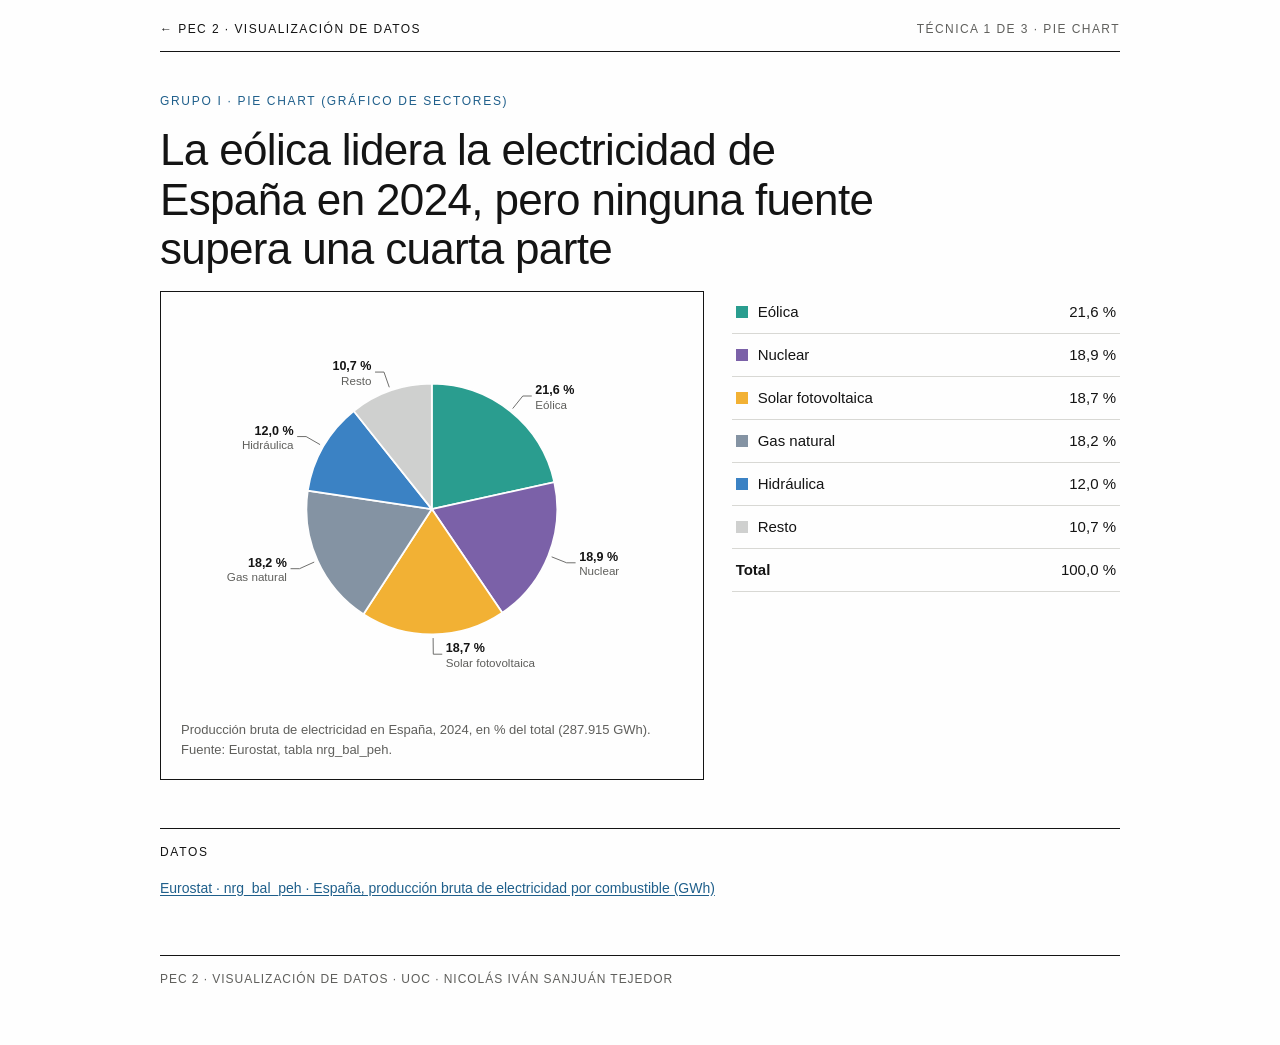
<file: pages/pie.html>
<!doctype html>
<html lang="es">
<head>
<meta charset="utf-8">
<meta name="viewport" content="width=device-width, initial-scale=1">
<title>Pie chart · Generación eléctrica de España 2024</title>
<meta name="description" content="Gráfico de sectores de la generación eléctrica de España en 2024 por fuente (Eurostat).">
<link rel="stylesheet" href="../assets/style.css">
</head>
<body>
<div class="wrap">
  <header class="site"><a href="../index.html">← PEC 2 · Visualización de datos</a><span>Técnica 1 de 3 · Pie chart</span></header>

  <p class="kicker">Grupo I · Pie chart (gráfico de sectores)</p>
  <h1>La eólica lidera la electricidad de España en 2024, pero ninguna fuente supera una cuarta parte</h1>

  <div class="layout">
    <figure>
      <svg id="pie" viewBox="0 0 560 440" role="img" aria-labelledby="pie-t pie-d">
        <title id="pie-t">Generación eléctrica de España en 2024 por fuente</title>
        <desc id="pie-d">Gráfico de sectores: eólica 21,6 %, nuclear 18,9 %, solar fotovoltaica 18,7 %, gas natural 18,2 %, hidráulica 12,0 % y resto 10,7 %.</desc>
      </svg>
      <figcaption>Producción bruta de electricidad en España, 2024, en % del total (287.915 GWh). Fuente: Eurostat, tabla nrg_bal_peh.</figcaption>
    </figure>

    <div>
      <table class="legend" id="legend" aria-label="Tabla con los valores del gráfico"></table>
    </div>
  </div>



  <h2>Datos</h2>
  <p class="src"><a href="https://ec.europa.eu/eurostat/api/dissemination/statistics/1.0/data/nrg_bal_peh?format=JSON&amp;lang=EN&amp;geo=ES&amp;freq=A&amp;unit=GWH&amp;nrg_bal=GEP&amp;time=2024&amp;siec=TOTAL&amp;siec=RA300&amp;siec=N900H&amp;siec=RA420&amp;siec=G3000&amp;siec=RA100&amp;siec=C0000X0350-0370&amp;siec=C0350-0370&amp;siec=O4000XBIO&amp;siec=RA130&amp;siec=RA410&amp;siec=R5110-5150_W6000RI&amp;siec=R5300&amp;siec=W6210&amp;siec=RA500&amp;siec=R5290&amp;siec=W6100_6220&amp;siec=H8000&amp;siec=X9900&amp;siec=BA100">Eurostat · nrg_bal_peh · España, producción bruta de electricidad por combustible (GWh)</a></p>

  <footer>PEC 2 · Visualización de datos · UOC · Nicolás Iván Sanjuán Tejedor</footer>
</div>

<script type="text/plain" id="csv-data">
tecnologia,porcentaje,gwh,nota
Eólica,21.5653,62090,Eurostat nrg_bal_peh (siec)
Nuclear,18.9405,54532,Eurostat nrg_bal_peh (siec)
Solar fotovoltaica,18.6696,53752,Eurostat nrg_bal_peh (siec)
Gas natural,18.1752,52329,Eurostat nrg_bal_peh (siec)
Hidráulica,11.9531,34415,Eurostat nrg_bal_peh (siec)
Resto,10.6963,30796,Total menos las cinco fuentes anteriores (carbón; petróleo; bombeo; biomasa; solar térmica; residuos; otros)
Total,100,287915,Eurostat nrg_bal_peh (siec=TOTAL)
</script>
<script>
(function () {
  var COLORS = {
    "Eólica": "var(--c-eolica)", "Nuclear": "var(--c-nuclear)", "Solar fotovoltaica": "var(--c-solar)",
    "Gas natural": "var(--c-ciclo)", "Hidráulica": "var(--c-hidro)", "Resto": "var(--c-resto)"
  };
  var NS = "http://www.w3.org/2000/svg";
  var svg = document.getElementById("pie");
  var legend = document.getElementById("legend");
  var cx = 280, cy = 220, R = 140;

  function el(name, attrs, parent) {
    var e = document.createElementNS(NS, name);
    for (var k in attrs) e.setAttribute(k, attrs[k]);
    if (parent) parent.appendChild(e);
    return e;
  }
  function pt(angle, r) { return [cx + r * Math.sin(angle), cy - r * Math.cos(angle)]; }
  function fmt(n) { return n.toFixed(1).replace(".", ",") + " %"; }

  Promise.resolve(document.getElementById("csv-data").textContent).then(function (txt) {
    var rows = txt.trim().split("\n").slice(1).map(function (l) {
      var p = l.split(","); return { name: p[0], value: parseFloat(p[1]) };
    }).filter(function (d) { return d.name !== "Total"; });
    var total = rows.reduce(function (s, d) { return s + d.value; }, 0);
    var a0 = 0, groups = [];
    rows.forEach(function (d, i) {
      var a1 = a0 + (d.value / total) * 2 * Math.PI;
      var p0 = pt(a0, R), p1 = pt(a1, R);
      var large = a1 - a0 > Math.PI ? 1 : 0;
      var g = el("g", { tabindex: 0 }, svg);
      el("path", {
        d: "M" + cx + "," + cy + " L" + p0[0] + "," + p0[1] + " A" + R + "," + R + " 0 " + large + " 1 " + p1[0] + "," + p1[1] + " Z",
        fill: COLORS[d.name], stroke: "var(--surface)", "stroke-width": 2
      }, g);
      var mid = (a0 + a1) / 2, lp0 = pt(mid, R + 4), lp1 = pt(mid, R + 22), right = Math.sin(mid) >= 0;
      el("polyline", { points: lp0.join(",") + " " + lp1.join(",") + " " + (lp1[0] + (right ? 10 : -10)) + "," + lp1[1], fill: "none", stroke: "var(--muted)", "stroke-width": 1 }, g);
      var tx = lp1[0] + (right ? 14 : -14);
      var t = el("text", { x: tx, y: lp1[1] - 2, "text-anchor": right ? "start" : "end", "font-size": 14, "font-weight": 600 }, g);
      t.textContent = fmt(d.value);
      var t2 = el("text", { x: tx, y: lp1[1] + 14, "text-anchor": right ? "start" : "end", "font-size": 13 }, g);
      t2.setAttribute("style", "fill: var(--muted)");
      t2.textContent = d.name;
      groups.push(g);

      var tr = document.createElement("tr");
      tr.innerHTML = '<td><span class="sw" style="background:' + COLORS[d.name] + '"></span>' + d.name + '</td><td class="num">' + fmt(d.value) + '</td>';
      legend.appendChild(tr);
      function on() { groups.forEach(function (x, j) { x.style.opacity = j === i ? 1 : 0.35; }); tr.classList.add("is-active"); }
      function off() { groups.forEach(function (x) { x.style.opacity = 1; }); tr.classList.remove("is-active"); }
      g.addEventListener("mouseenter", on); g.addEventListener("mouseleave", off);
      g.addEventListener("focus", on); g.addEventListener("blur", off);
      tr.addEventListener("mouseenter", on); tr.addEventListener("mouseleave", off);
      a0 = a1;
    });
    var tot = document.createElement("tr");
    tot.innerHTML = '<td><b>Total</b></td><td class="num">' + fmt(total) + '</td>';
    legend.appendChild(tot);
  });
})();
</script>
</body>
</html>
</file>
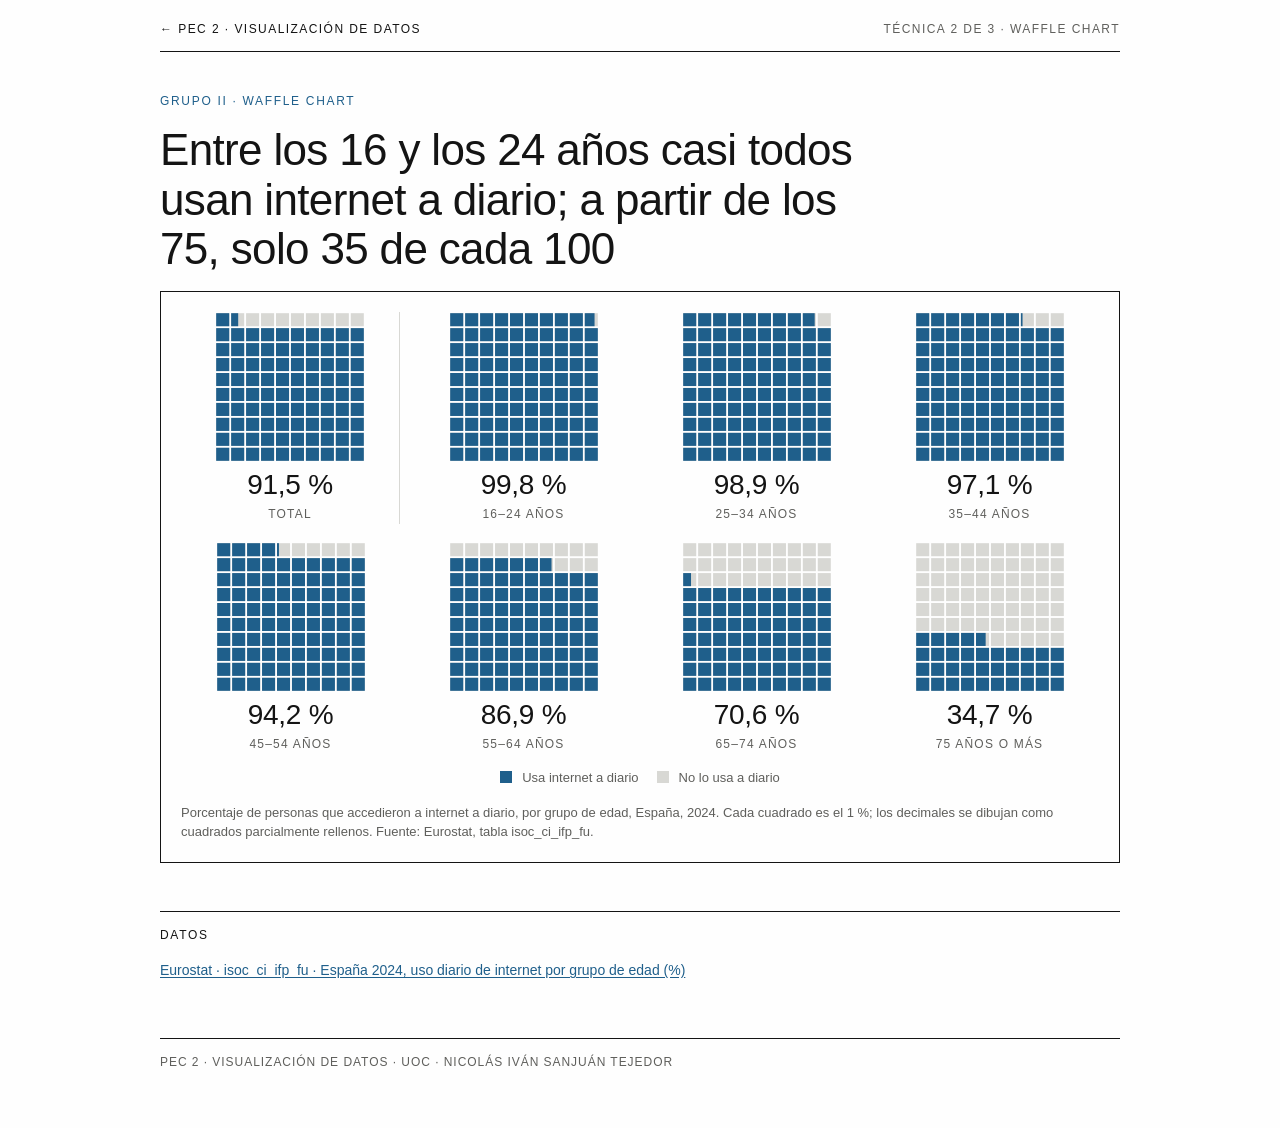
<file: pages/waffle.html>
<!doctype html>
<html lang="es">
<head>
<meta charset="utf-8">
<meta name="viewport" content="width=device-width, initial-scale=1">
<title>Waffle chart · Uso diario de internet por edad en España 2024</title>
<meta name="description" content="Waffle charts del porcentaje de personas que usan internet a diario en España en 2024, por grupo de edad (Eurostat).">
<link rel="stylesheet" href="../assets/style.css">
<style>
  .wf-grid { display: grid; grid-template-columns: repeat(4, minmax(0, 1fr)); gap: 18px 14px; }
  @media (max-width: 760px) { .wf-grid { grid-template-columns: repeat(2, minmax(0, 1fr)); } }
  .wf { text-align: center; }
  .wf .pct { font-size: 28px; font-weight: 500; letter-spacing: -.01em; line-height: 1.1; font-variant-numeric: tabular-nums; }
  .wf .grp { font-size: 12px; letter-spacing: .1em; text-transform: uppercase; color: var(--muted); margin-top: 4px; }
  .wf.total { border-right: 1px solid var(--line); }
  .wf svg { max-width: 150px; margin: 0 auto 8px; }
  .wf-key { display: flex; gap: 18px; font-size: 13px; color: var(--muted); margin-top: 14px; flex-wrap: wrap; justify-content: center; }
  :root { --c-uso: #1f5f8b; --c-no: #d8d8d4; }
</style>
</head>
<body>
<div class="wrap">
  <header class="site"><a href="../index.html">← PEC 2 · Visualización de datos</a><span>Técnica 2 de 3 · Waffle chart</span></header>

  <p class="kicker">Grupo II · Waffle chart</p>
  <h1>Entre los 16 y los 24 años casi todos usan internet a diario; a partir de los 75, solo 35 de cada 100</h1>

  <figure>
    <div class="wf-grid" id="grid" role="group" aria-label="Siete cuadrículas de 10 por 10, una por grupo de edad, más el total"></div>
    <div class="wf-key"><span><span class="sw" style="background:var(--c-uso)"></span>Usa internet a diario</span><span><span class="sw" style="background:var(--c-no)"></span>No lo usa a diario</span></div>
    <figcaption>Porcentaje de personas que accedieron a internet a diario, por grupo de edad, España, 2024. Cada cuadrado es el 1 %; los decimales se dibujan como cuadrados parcialmente rellenos. Fuente: Eurostat, tabla isoc_ci_ifp_fu.</figcaption>
  </figure>



  <h2>Datos</h2>
  <p class="src"><a href="https://ec.europa.eu/eurostat/api/dissemination/statistics/1.0/data/isoc_ci_ifp_fu?format=JSON&amp;lang=EN&amp;geo=ES&amp;indic_is=I_IDAY&amp;unit=PC_IND&amp;time=2024&amp;ind_type=IND_TOTAL&amp;ind_type=Y16_24&amp;ind_type=Y25_34&amp;ind_type=Y35_44&amp;ind_type=Y45_54&amp;ind_type=Y55_64&amp;ind_type=Y65_74&amp;ind_type=Y75_MAX">Eurostat · isoc_ci_ifp_fu · España 2024, uso diario de internet por grupo de edad (%)</a></p>


  <footer>PEC 2 · Visualización de datos · UOC · Nicolás Iván Sanjuán Tejedor</footer>
</div>

<script type="text/plain" id="csv-data">
grupo,porcentaje_uso_diario
Total,91.54
16–24,99.75
25–34,98.91
35–44,97.13
45–54,94.15
55–64,86.89
65–74,70.6
75 o más,34.74
</script>
<script>
(function () {
  var NS = "http://www.w3.org/2000/svg";
  var grid = document.getElementById("grid");
  var N = 10, size = 11, gap = 1.6, pad = 1;
  var side = N * size + (N - 1) * gap + 2 * pad;

  function el(name, attrs, parent) {
    var e = document.createElementNS(NS, name);
    for (var k in attrs) e.setAttribute(k, attrs[k]);
    if (parent) parent.appendChild(e);
    return e;
  }
  function fmt(n) { return n.toFixed(1).replace(".", ",") + " %"; }

  Promise.resolve(document.getElementById("csv-data").textContent).then(function (txt) {
    var rows = txt.trim().split("\n").slice(1).map(function (l) {
      var p = l.split(","); return { name: p[0], value: parseFloat(p[1]) };
    });
    rows.forEach(function (d, idx) {
      var wrap = document.createElement("div");
      wrap.className = "wf" + (idx === 0 ? " total" : "");
      var svg = el("svg", { viewBox: "0 0 " + side + " " + side, role: "img", "aria-label": d.name + ": " + fmt(d.value) + " usa internet a diario" });
      var ttl = el("title", {}, svg); ttl.textContent = d.name + ": " + fmt(d.value) + " usa internet a diario";
      for (var i = 0; i < N * N; i++) {
        var col = i % N, row = Math.floor(i / N);
        var x = pad + col * (size + gap), y = pad + (N - 1 - row) * (size + gap);   // se rellena de abajo arriba
        el("rect", { x: x, y: y, width: size, height: size, rx: 0, fill: "var(--c-no)" }, svg);
        var fill = Math.max(0, Math.min(1, d.value - i));
        if (fill > 0) el("rect", { x: x, y: y, width: size * fill, height: size, rx: 0, fill: "var(--c-uso)" }, svg);
      }
      wrap.appendChild(svg);
      var pct = document.createElement("div"); pct.className = "pct"; pct.textContent = fmt(d.value);
      var grp = document.createElement("div"); grp.className = "grp"; grp.textContent = d.name === "Total" ? "Total" : d.name + " años";
      if (d.name === "75 o más") grp.textContent = "75 años o más";
      wrap.appendChild(pct); wrap.appendChild(grp);
      grid.appendChild(wrap);

    });
  });
})();
</script>
</body>
</html>
</file>
<file: assets/style.css>
:root {
  --bg: #fefefe;
  --surface: #fefefe;
  --ink: #141414;
  --muted: #5f5f5c;
  --line: #d8d8d4;
  --frame: #141414;
  --accent: #1f5f8b;
  --accent-soft: #eaf0f5;
  --c-eolica: #2a9d8f;
  --c-nuclear: #7b61a8;
  --c-solar: #f2b134;
  --c-ciclo: #8493a3;
  --c-hidro: #3b82c4;
  --c-resto: #cfd0cf;
  --font: "Helvetica Neue", Helvetica, Arial, "Liberation Sans", sans-serif;
}
* { box-sizing: border-box; }
html { -webkit-text-size-adjust: 100%; }
body {
  margin: 0;
  background: var(--bg);
  color: var(--ink);
  font: 400 16px/1.6 var(--font);
  -webkit-font-smoothing: antialiased;
}
.wrap { max-width: 1000px; margin: 0 auto; padding: 20px 20px 56px; }
header.site {
  display: flex; justify-content: space-between; align-items: baseline; gap: 12px; flex-wrap: wrap;
  font-size: 12px; letter-spacing: .12em; text-transform: uppercase; color: var(--ink);
  border-bottom: 1px solid var(--frame); padding-bottom: 12px; margin-bottom: 40px;
}
header.site a { color: var(--ink); text-decoration: none; }
header.site a:hover { color: var(--accent); }
header.site span:last-child { color: var(--muted); }
.kicker { font-size: 12px; letter-spacing: .14em; text-transform: uppercase; color: var(--accent); margin: 0 0 14px; font-weight: 500; }
h1 { font-weight: 500; font-size: clamp(28px, 4.6vw, 44px); line-height: 1.12; margin: 0 0 18px; letter-spacing: -.015em; max-width: 30ch; }
.lede { font-size: 18px; line-height: 1.55; color: var(--muted); max-width: 62ch; margin: 0 0 36px; }
h2 { font-size: 12px; letter-spacing: .14em; text-transform: uppercase; font-weight: 500; margin: 48px 0 12px; padding-top: 14px; border-top: 1px solid var(--frame); }
p, li { max-width: 68ch; }
figure { margin: 0; background: var(--surface); border: 1px solid var(--frame); padding: 20px; }
figcaption { font-size: 13px; color: var(--muted); margin-top: 14px; line-height: 1.5; }
svg { display: block; width: 100%; height: auto; }
svg text { font-family: var(--font); fill: var(--ink); }
.muted { color: var(--muted); }
.grid { display: grid; gap: 0; grid-template-columns: repeat(auto-fit, minmax(260px, 1fr)); border: 1px solid var(--frame); background: var(--surface); }
.card { display: block; text-decoration: none; color: var(--ink); padding: 24px 22px 22px; border-right: 1px solid var(--frame); transition: background .15s, color .15s; }
.card:last-child { border-right: 0; }
@media (max-width: 860px) { .card { border-right: 0; border-bottom: 1px solid var(--frame); } .card:last-child { border-bottom: 0; } }
.card:hover, .card:focus-visible { background: var(--ink); color: var(--bg); outline: none; }
.card .tag { font-size: 11px; letter-spacing: .12em; text-transform: uppercase; opacity: .65; }
.card h3 { margin: 10px 0 10px; font-size: 24px; font-weight: 500; letter-spacing: -.01em; }
.card p { margin: 0; font-size: 15px; opacity: .8; }
.card .go { display: inline-block; margin-top: 18px; font-size: 12px; letter-spacing: .12em; text-transform: uppercase; border-bottom: 1px solid currentColor; }
.layout { display: grid; gap: 28px; grid-template-columns: minmax(0, 1.4fr) minmax(0, 1fr); align-items: start; }
@media (max-width: 760px) { .layout { grid-template-columns: 1fr; } }
table.legend { border-collapse: collapse; width: 100%; font-size: 15px; font-variant-numeric: tabular-nums; }
table.legend td { padding: 9px 4px; border-bottom: 1px solid var(--line); }
table.legend td.num { text-align: right; white-space: nowrap; font-weight: 500; }
table.legend tr.is-active td { background: var(--accent-soft); }
.sw { display: inline-block; width: 12px; height: 12px; margin-right: 10px; vertical-align: -1px; }
.note { font-size: 14px; color: var(--muted); border-left: 2px solid var(--frame); padding-left: 14px; margin: 18px 0; line-height: 1.5; }
.insight { background: var(--accent-soft); border: 0; border-left: 3px solid var(--accent); padding: 18px 22px; margin: 32px 0; }
.insight strong { display: block; margin-bottom: 6px; font-size: 12px; letter-spacing: .14em; text-transform: uppercase; font-weight: 500; color: var(--accent); }
footer { margin-top: 56px; padding-top: 14px; border-top: 1px solid var(--frame); font-size: 12px; letter-spacing: .08em; text-transform: uppercase; color: var(--muted); }
footer a, .src a, .note a, p a, li a { color: var(--accent); text-underline-offset: 2px; }
.src { font-size: 14px; max-width: none; word-break: break-word; }
.tip { position: fixed; pointer-events: none; background: var(--ink); color: var(--bg); border: 0; padding: 10px 12px; font-size: 13px; z-index: 10; display: none; font-variant-numeric: tabular-nums; }
.tip b { display: block; margin-bottom: 4px; font-weight: 500; letter-spacing: .06em; }
.tip table { border-collapse: collapse; }
.tip td { padding: 1px 10px 1px 0; }
.tip td.n { text-align: right; padding-right: 10px; }
.tip td.d { text-align: right; opacity: .65; padding-right: 0; }
.keys { display: flex; flex-wrap: wrap; gap: 4px 18px; font-size: 13px; color: var(--muted); align-items: center; margin-top: 12px; }
.keys .sw { margin-right: 4px; }
</file>
